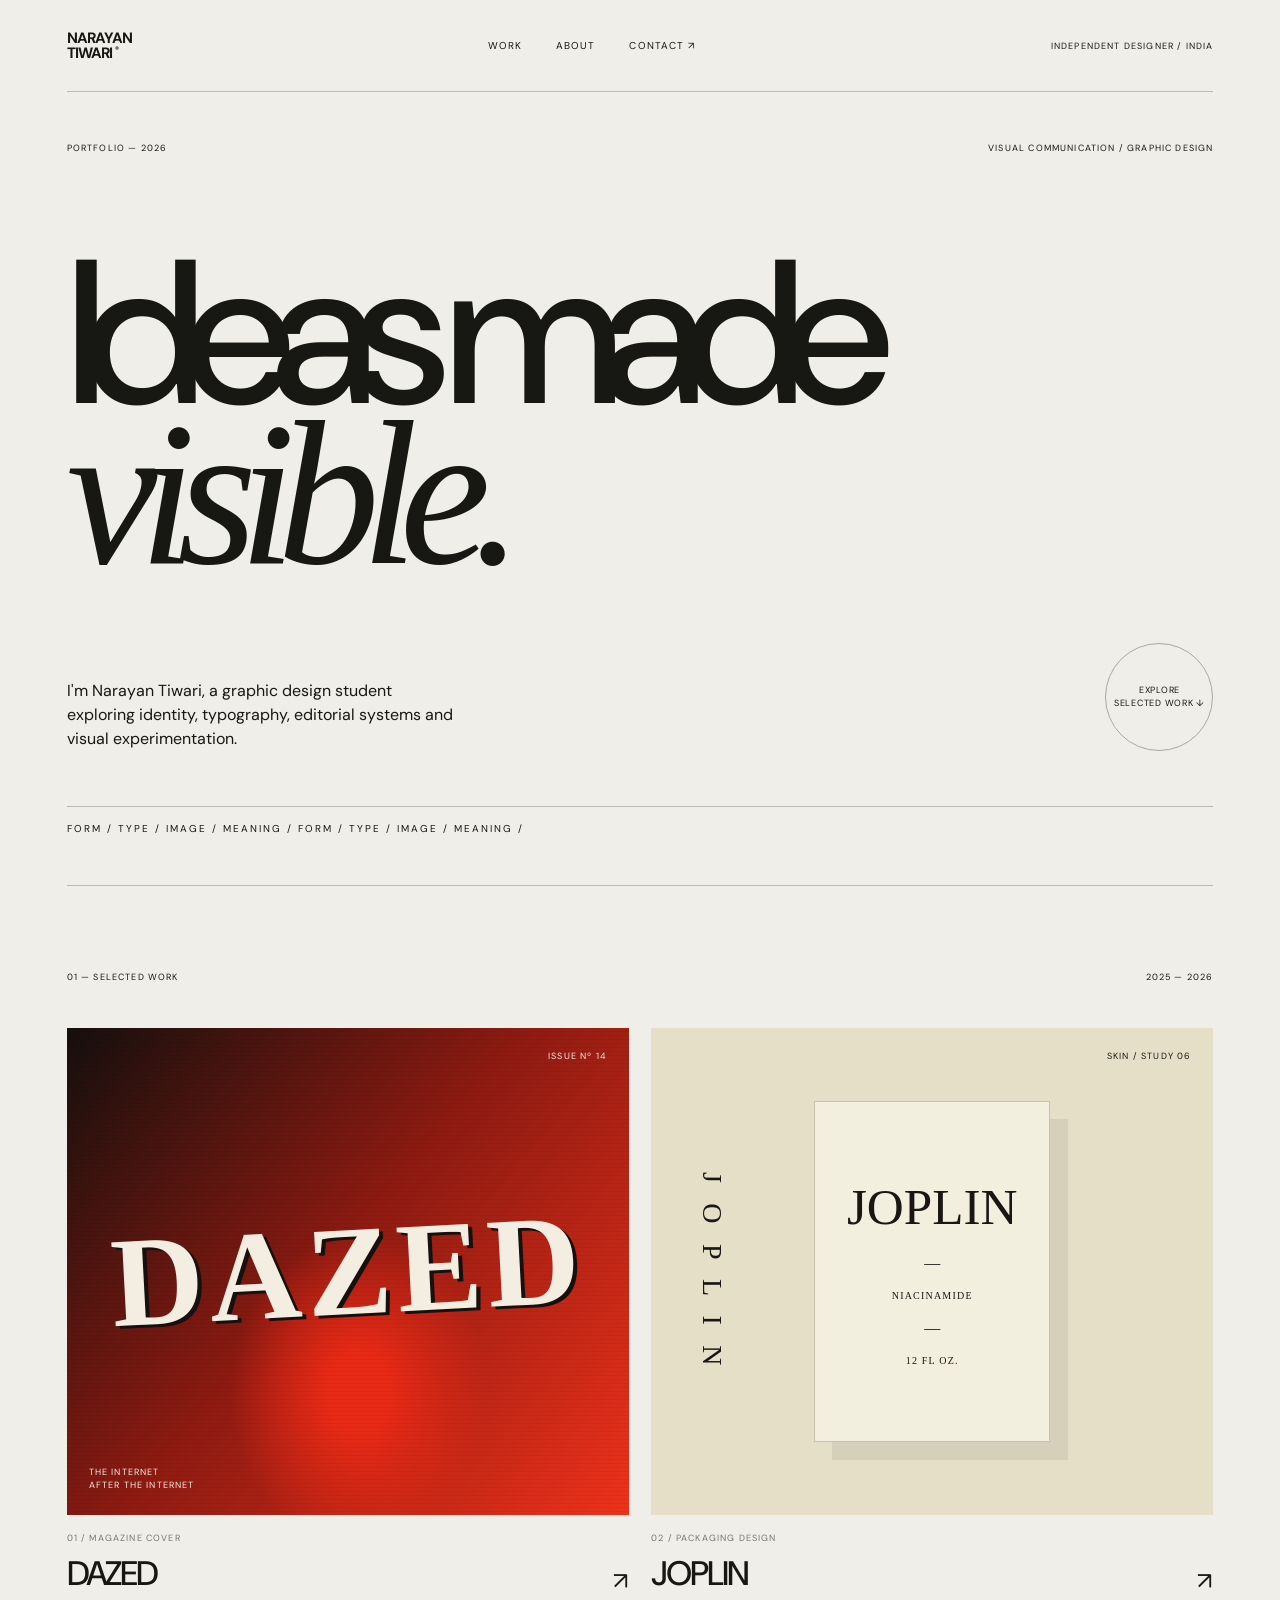
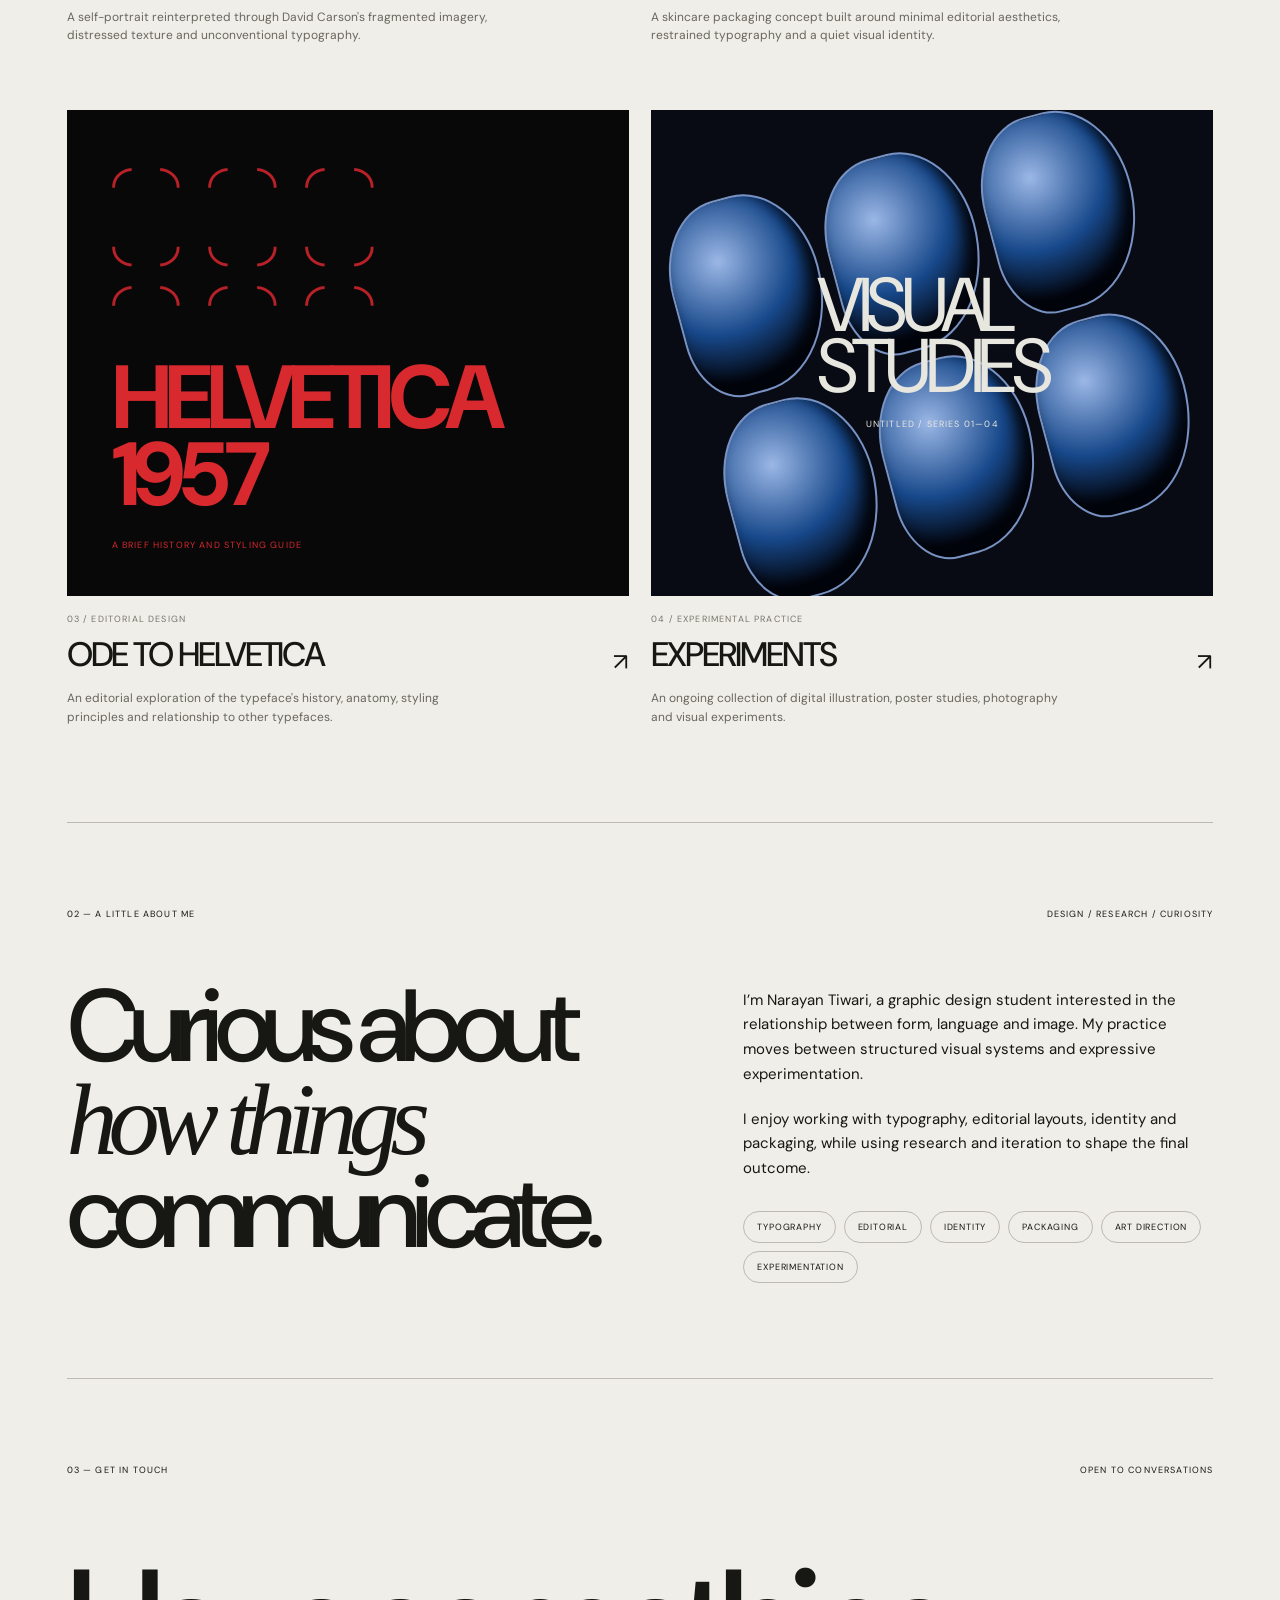
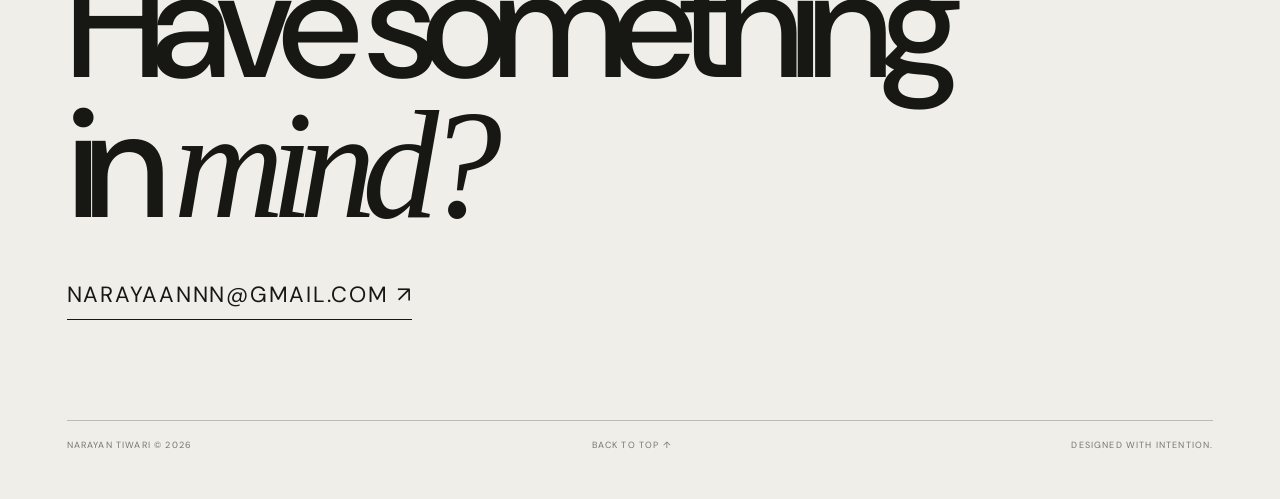
<file: index.html>
<!DOCTYPE html>
<html lang="en">
<head>
  <meta charset="UTF-8">
  <meta name="viewport" content="width=device-width, initial-scale=1.0">
  <meta name="description" content="Selected graphic design, editorial, packaging, typography and visual experimentation by Narayan Tiwari.">
  <title>Narayan Tiwari — Graphic Design Portfolio</title>
  <link rel="stylesheet" href="style.css">
</head>
<body>
<main class="portfolio" id="top">
  <header class="nav">
    <a class="wordmark" href="#top">NARAYAN<br>TIWARI<span>®</span></a>
    <nav class="nav-links" aria-label="Main navigation">
      <a href="#work">WORK</a><a href="#about">ABOUT</a><a href="#contact">CONTACT ↗</a>
    </nav>
    <span class="index-label">INDEPENDENT DESIGNER / INDIA</span>
  </header>

  <section class="hero">
    <div class="eyebrow"><span>PORTFOLIO — 2026</span><span>VISUAL COMMUNICATION / GRAPHIC DESIGN</span></div>
    <h1>Ideas made<br><em>visible.</em></h1>
    <div class="hero-bottom">
      <p>I'm Narayan Tiwari, a graphic design student exploring identity, typography, editorial systems and visual experimentation.</p>
      <a class="round-link" href="#work">EXPLORE<br>SELECTED WORK ↓</a>
    </div>
    <div class="rule"></div>
    <div class="marquee">FORM / TYPE / IMAGE / MEANING / FORM / TYPE / IMAGE / MEANING /</div>
  </section>

  <section class="work section" id="work">
    <div class="section-heading"><span>01 — SELECTED WORK</span><span>2025 — 2026</span></div>
    <div class="project-grid">
      <a class="project" href="https://narayantiwaribde.myportfolio.com/dazed" target="_blank" rel="noopener noreferrer">
        <div class="art art-dazed"><span class="art-label">ISSUE Nº 14</span><strong class="dazed-title">DAZED</strong><span class="art-sub">THE INTERNET<br>AFTER THE INTERNET</span></div>
        <div class="project-meta"><div><span>01 / MAGAZINE COVER</span><h2>DAZED</h2></div><span class="arrow">↗</span></div>
        <p class="project-description">A self-portrait reinterpreted through David Carson's fragmented imagery, distressed texture and unconventional typography.</p>
      </a>
      <a class="project" href="https://narayantiwaribde.myportfolio.com/joplin" target="_blank" rel="noopener noreferrer">
        <div class="art art-joplin"><span class="joplin-side">J O P L I N</span><div class="pack"><b>JOPLIN</b><span>—</span><small>NIACINAMIDE</small><span>—</span><small>12 FL OZ.</small></div><span class="art-label">SKIN / STUDY 06</span></div>
        <div class="project-meta"><div><span>02 / PACKAGING DESIGN</span><h2>JOPLIN</h2></div><span class="arrow">↗</span></div>
        <p class="project-description">A skincare packaging concept built around minimal editorial aesthetics, restrained typography and a quiet visual identity.</p>
      </a>
      <a class="project" href="https://narayantiwaribde.myportfolio.com/ode-to-helvetica" target="_blank" rel="noopener noreferrer">
        <div class="art art-helvetica"><div class="helv-pattern">◜ ◝ ◜ ◝ ◜ ◝<br>◟ ◞ ◟ ◞ ◟ ◞<br>◜ ◝ ◜ ◝ ◜ ◝</div><strong class="helv-title">HELVETICA<br>1957</strong><small>A BRIEF HISTORY AND STYLING GUIDE</small></div>
        <div class="project-meta"><div><span>03 / EDITORIAL DESIGN</span><h2>ODE TO HELVETICA</h2></div><span class="arrow">↗</span></div>
        <p class="project-description">An editorial exploration of the typeface's history, anatomy, styling principles and relationship to other typefaces.</p>
      </a>
      <a class="project" href="https://narayantiwaribde.myportfolio.com/untitled" target="_blank" rel="noopener noreferrer">
        <div class="art art-experiments"><span class="experiment-title">VISUAL<br>STUDIES</span><div class="orbs" aria-hidden="true"><i></i><i></i><i></i><i></i><i></i><i></i></div><small>UNTITLED / SERIES 01—04</small></div>
        <div class="project-meta"><div><span>04 / EXPERIMENTAL PRACTICE</span><h2>EXPERIMENTS</h2></div><span class="arrow">↗</span></div>
        <p class="project-description">An ongoing collection of digital illustration, poster studies, photography and visual experiments.</p>
      </a>
    </div>
  </section>

  <section class="about section" id="about">
    <div class="section-heading"><span>02 — A LITTLE ABOUT ME</span><span>DESIGN / RESEARCH / CURIOSITY</span></div>
    <div class="about-grid">
      <h2>Curious about<br><em>how things</em><br>communicate.</h2>
      <div class="about-copy">
        <p>I’m Narayan Tiwari, a graphic design student interested in the relationship between form, language and image. My practice moves between structured visual systems and expressive experimentation.</p>
        <p>I enjoy working with typography, editorial layouts, identity and packaging, while using research and iteration to shape the final outcome.</p>
        <div class="skills"><span>TYPOGRAPHY</span><span>EDITORIAL</span><span>IDENTITY</span><span>PACKAGING</span><span>ART DIRECTION</span><span>EXPERIMENTATION</span></div>
      </div>
    </div>
  </section>

  <section class="contact section" id="contact">
    <div class="section-heading"><span>03 — GET IN TOUCH</span><span>OPEN TO CONVERSATIONS</span></div>
    <h2>Have something<br>in <em>mind?</em></h2>
    <a class="email" href="mailto:narayaannn@gmail.com">NARAYAANNN@GMAIL.COM ↗</a>
    <div class="footer"><span>NARAYAN TIWARI © 2026</span><a href="#top">BACK TO TOP ↑</a><span>DESIGNED WITH INTENTION.</span></div>
  </section>
</main>
</body>
</html>
</file>
<file: style.css>
@import url('https://fonts.googleapis.com/css2?family=DM+Sans:wght@400;500;600;700&display=swap');

:root {
  --paper: #efeee8;
  --ink: #171714;
  --muted: #77756d;
  --line: #bcbab1;
}
* { box-sizing: border-box; }
html { scroll-behavior: smooth; }
body { margin: 0; background: var(--paper); color: var(--ink); font-family: 'DM Sans', Arial, Helvetica, sans-serif; }
a { color: inherit; text-decoration: none; }
.portfolio { width: 100%; padding: 0 5.2vw; overflow: hidden; }
.nav { height: 92px; border-bottom: 1px solid var(--line); display: flex; align-items: center; justify-content: space-between; gap: 24px; }
.wordmark { font-size: 15px; line-height: .94; letter-spacing: -.06em; font-weight: 700; }
.wordmark span { font-size: 8px; vertical-align: top; margin-left: 3px; }
.nav-links { display: flex; gap: 34px; font-size: 10px; letter-spacing: .11em; }
.nav-links a, .footer a { transition: opacity .2s ease; }
.nav-links a:hover, .footer a:hover, .email:hover { opacity: .55; }
.index-label, .eyebrow, .section-heading, .project-meta, .art-label, .art-sub, .footer { font-size: 9px; letter-spacing: .13em; }
.hero { padding: 50px 0 35px; }
.eyebrow, .section-heading { display: flex; justify-content: space-between; gap: 20px; }
.hero h1 { font-size: clamp(88px, 16vw, 230px); line-height: .78; letter-spacing: -.105em; font-weight: 500; margin: 100px 0 70px; }
.hero h1 em, .about h2 em, .contact h2 em { font-family: Georgia, 'Times New Roman', serif; font-weight: 400; letter-spacing: -.09em; }
.hero-bottom { display: flex; justify-content: space-between; align-items: flex-end; gap: 32px; }
.hero-bottom p { font-size: 16px; line-height: 1.5; max-width: 390px; margin: 0; }
.round-link { border: 1px solid #aaa89f; border-radius: 50%; width: 108px; height: 108px; display: flex; align-items: center; justify-content: center; text-align: center; font-size: 9px; line-height: 1.5; letter-spacing: .08em; transition: background .2s ease, color .2s ease; }
.round-link:hover { background: var(--ink); color: var(--paper); }
.rule { border-top: 1px solid var(--line); margin-top: 55px; }
.marquee { padding: 15px 0; font-size: 10px; letter-spacing: .2em; white-space: nowrap; }
.section { padding: 85px 0 95px; border-top: 1px solid var(--line); }
.project-grid { display: grid; grid-template-columns: repeat(2, minmax(0, 1fr)); gap: 65px 22px; margin-top: 45px; }
.project { display: block; min-width: 0; }
.art { height: clamp(260px, 38vw, 540px); position: relative; overflow: hidden; display: flex; align-items: center; justify-content: center; }
.art-dazed { background: repeating-linear-gradient(0deg, transparent 0 3px, rgba(0,0,0,.10) 4px), radial-gradient(ellipse at 52% 75%, #e62a16 0 8%, transparent 31%), linear-gradient(130deg, #140f0d, #8e1b12 48%, #ed321b); color: #f4eee2; flex-direction: column; }
.dazed-title { font-family: Georgia, serif; font-size: clamp(55px, 10vw, 145px); letter-spacing: .04em; text-shadow: 4px 3px #18100e; transform: rotate(-3deg); }
.art-label { position: absolute; top: 22px; right: 22px; }
.art-sub { position: absolute; bottom: 22px; left: 22px; line-height: 1.5; }
.art-joplin { background: #e6dfc7; color: #181713; }
.joplin-side { position: absolute; left: 8%; writing-mode: vertical-rl; font-family: Georgia, serif; font-size: 28px; letter-spacing: .24em; }
.pack { width: 42%; height: 70%; background: #f3efdf; border: 1px solid #c9c1a8; box-shadow: 18px 18px 0 rgba(0,0,0,.07); display: flex; flex-direction: column; align-items: center; justify-content: center; gap: 18px; font-family: Georgia, serif; }
.pack b { font-size: clamp(24px, 4vw, 52px); font-weight: 400; }
.pack small { font-size: 10px; letter-spacing: .12em; }
.art-helvetica { background: #080808; color: #d8292e; flex-direction: column; align-items: stretch; padding: 8%; justify-content: space-between; }
.helv-pattern { font-size: clamp(22px, 4vw, 54px); line-height: 1.15; letter-spacing: .18em; color: #b82127; }
.helv-title { font-size: clamp(38px, 7vw, 90px); line-height: .86; letter-spacing: -.07em; }
.art-helvetica small { font-size: 9px; letter-spacing: .13em; }
.art-experiments { background: #080b13; color: #e8e7df; flex-direction: column; gap: 20px; }
.experiment-title { font-size: clamp(35px, 6vw, 76px); line-height: .8; letter-spacing: -.07em; z-index: 1; }
.orbs { position: absolute; inset: 8%; display: grid; grid-template-columns: repeat(3, 1fr); gap: 12px; transform: rotate(-15deg); }
.orbs i { border-radius: 48% 52% 63% 37%; background: radial-gradient(circle at 35% 30%, #9bb7e6, #17488a 45%, #02040b 75%); border: 2px solid #7892c4; box-shadow: inset -8px -10px 15px #02040b; }
.art-experiments small { z-index: 1; font-size: 9px; letter-spacing: .13em; }
.project-meta { display: flex; justify-content: space-between; align-items: flex-end; margin-top: 17px; }
.project-meta h2 { font-size: clamp(21px, 3vw, 34px); font-weight: 500; letter-spacing: -.06em; margin: 7px 0 0; }
.project-meta div span { color: var(--muted); }
.arrow { font-size: 24px; transition: transform .2s ease; }
.project:hover .arrow { transform: translate(4px, -4px); }
.project-description { font-size: 12px; line-height: 1.55; color: #68665e; max-width: 420px; margin: 12px 0 0; }
.about-grid { display: grid; grid-template-columns: 1.1fr .9fr; gap: 8vw; margin-top: 60px; }
.about h2, .contact h2 { font-size: clamp(52px, 8vw, 112px); line-height: .91; letter-spacing: -.085em; font-weight: 500; margin: 0; }
.about-copy { max-width: 460px; padding-top: 8px; }
.about-copy p { font-size: 15px; line-height: 1.65; margin: 0 0 20px; }
.skills { display: flex; flex-wrap: wrap; gap: 8px; margin-top: 30px; }
.skills span { border: 1px solid var(--line); border-radius: 30px; padding: 9px 13px; font-size: 9px; letter-spacing: .09em; }
.contact { padding-bottom: 30px; }
.contact h2 { font-size: clamp(70px, 12vw, 165px); margin: 80px 0 45px; }
.email { display: inline-block; font-size: clamp(14px, 2vw, 22px); letter-spacing: .08em; border-bottom: 1px solid var(--ink); padding-bottom: 10px; transition: opacity .2s ease; }
.footer { display: flex; justify-content: space-between; gap: 20px; border-top: 1px solid var(--line); margin-top: 100px; padding: 18px 0; color: var(--muted); }

@media (max-width: 991px) {
  .index-label { display: none; }
  .hero h1 { margin: 85px 0 55px; }
  .about-grid { gap: 5vw; }
  .project-grid { gap: 50px 18px; }
}
@media (max-width: 767px) {
  .portfolio { padding: 0 5vw; }
  .nav { height: 76px; }
  .nav-links { gap: 16px; font-size: 9px; }
  .hero { padding-top: 32px; }
  .eyebrow { font-size: 8px; }
  .hero h1 { font-size: 19vw; margin: 70px 0 48px; }
  .hero-bottom p { font-size: 13px; max-width: 270px; }
  .round-link { width: 82px; height: 82px; font-size: 8px; flex-shrink: 0; }
  .section { padding: 60px 0; }
  .project-grid { grid-template-columns: 1fr; gap: 42px; }
  .art { height: 105vw; max-height: 520px; }
  .about-grid { grid-template-columns: 1fr; gap: 35px; margin-top: 42px; }
  .about h2 { font-size: 17vw; }
  .about-copy p { font-size: 14px; }
  .contact h2 { font-size: 18vw; margin: 65px 0 38px; }
  .footer { margin-top: 75px; flex-wrap: wrap; font-size: 8px; }
}
@media (max-width: 479px) {
  .nav-links { gap: 11px; font-size: 8px; }
  .wordmark { font-size: 13px; }
  .eyebrow span:last-child { max-width: 145px; text-align: right; }
  .hero-bottom p { max-width: 220px; }
  .section-heading { font-size: 8px; }
  .art { height: 112vw; }
  .project-meta h2 { font-size: 25px; }
  .footer span:last-child { display: none; }
}
.art {
    height: clamp(260px, 38vw, 540px);
    position: relative;
    overflow: hidden;
}

.art img {
    width: 100%;
    height: 100%;
    object-fit: cover;
    display: block;
    transition: transform 0.5s ease;
}

.project:hover .art img {
    transform: scale(1.04);
}
</file>
